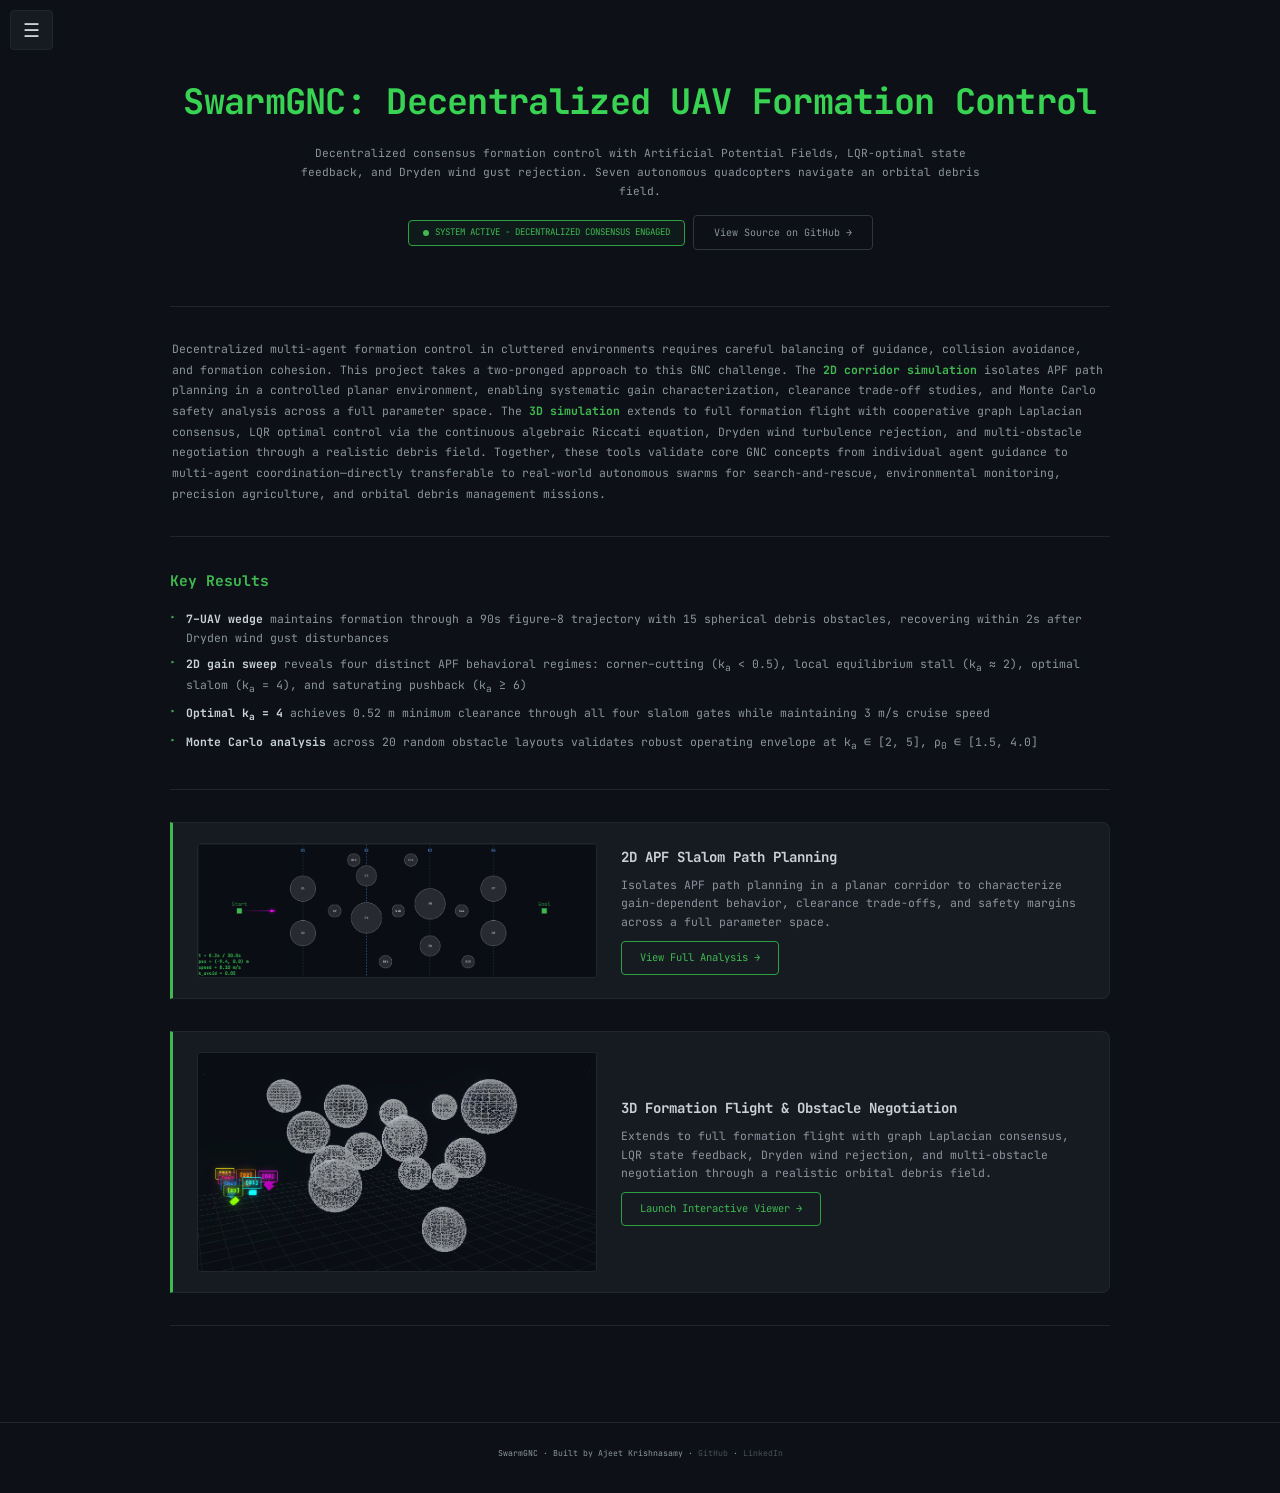
<file: docs/index.html>
<!DOCTYPE html>
<html lang="en">
<head>
  <meta charset="utf-8">
  <meta name="viewport" content="width=device-width, initial-scale=1.0">
  <meta name="description" content="SwarmGNC: Decentralized UAV Formation Control with consensus, APF guidance, and LQR optimal control">
  <title>SwarmGNC: Decentralized UAV Formation Control</title>
  <link rel="preconnect" href="https://fonts.googleapis.com">
  <link rel="preconnect" href="https://fonts.gstatic.com" crossorigin>
  <link href="https://fonts.googleapis.com/css2?family=JetBrains+Mono:wght@400;500;700&display=swap" rel="stylesheet">
  <link rel="stylesheet" href="css/style.css">
</head>
<body>

<button class="sidebar-toggle" id="sidebarToggle">&#9776;</button>

<div class="sidebar">
  <div class="sidebar-brand"><a href="index.html">SwarmGNC</a></div>
  <nav class="sidebar-nav">
    <div class="nav-section">
      <div class="nav-heading">Project</div>
      <a href="#overview" class="nav-item active" data-section="overview">Home</a>
      <a href="2d-simulation.html" class="nav-item" data-section="2d-teaser">2D Path Planning</a>
      <a href="simulation.html" class="nav-item" data-section="3d-teaser">3D Swarm</a>
    </div>
    <div class="nav-section">
      <div class="nav-heading">Reference</div>
      <a href="theory.html" class="nav-item">Theory &amp; Methodology</a>
      <a href="https://github.com/ajeet-krish/UAV_swarm" class="nav-item" target="_blank">GitHub Repository &nearr;</a>
    </div>
  </nav>
</div>

<div class="main-content">

  <section class="hero" id="overview" data-section="overview">
    <h1>SwarmGNC: Decentralized UAV Formation Control</h1>
    <p class="subtitle">
      Decentralized consensus formation control with Artificial Potential Fields,
      LQR-optimal state feedback, and Dryden wind gust rejection.
      Seven autonomous quadcopters navigate an orbital debris field.
    </p>
    <div class="status-badge">
      <span class="dot"></span>
      SYSTEM ACTIVE - DECENTRALIZED CONSENSUS ENGAGED
    </div>
    <a href="https://github.com/ajeet-krish/UAV_swarm" class="github-link" target="_blank">View Source on GitHub &rarr;</a>
  </section>

  <hr class="divider">

  <p class="section-intro">
    Decentralized multi-agent formation control in cluttered environments requires careful balancing of
    guidance, collision avoidance, and formation cohesion. This project takes a two-pronged approach to
    this GNC challenge. The <strong>2D corridor simulation</strong> isolates APF path planning in a controlled planar environment,
    enabling systematic gain characterization, clearance trade-off studies, and Monte Carlo safety analysis
    across a full parameter space. The <strong>3D simulation</strong> extends to full formation flight with
    cooperative graph Laplacian consensus, LQR optimal control via the continuous algebraic Riccati equation,
    Dryden wind turbulence rejection, and multi-obstacle negotiation through a realistic debris field.
    Together, these tools validate core GNC concepts from individual agent guidance to multi-agent
    coordination&#8212;directly transferable to real-world autonomous swarms for search-and-rescue,
    environmental monitoring, precision agriculture, and orbital debris management missions.
  </p>

  <hr class="divider">

  <section class="key-results" id="results">
    <h2>Key Results</h2>
    <ul>
      <li><strong>7&#8211;UAV wedge</strong> maintains formation through a 90s figure&#8211;8 trajectory with 15 spherical debris obstacles, recovering within 2s after Dryden wind gust disturbances</li>
      <li><strong>2D gain sweep</strong> reveals four distinct APF behavioral regimes: corner&#8211;cutting (k<sub>a</sub> &lt; 0.5), local equilibrium stall (k<sub>a</sub> &asymp; 2), optimal slalom (k<sub>a</sub> = 4), and saturating pushback (k<sub>a</sub> &ge; 6)</li>
      <li><strong>Optimal k<sub>a</sub> = 4</strong> achieves 0.52 m minimum clearance through all four slalom gates while maintaining 3 m/s cruise speed</li>
      <li><strong>Monte Carlo analysis</strong> across 20 random obstacle layouts validates robust operating envelope at k<sub>a</sub> &isin; [2, 5], &rho;<sub>0</sub> &isin; [1.5, 4.0]</li>
    </ul>
  </section>

  <hr class="divider">

  <section class="teaser-card" id="2d-teaser" data-section="2d-teaser">
    <img src="assets/images/teaser_2d.png" alt="2D slalom corridor layout" class="teaser-img" loading="lazy">
    <div class="teaser-text">
      <h3>2D APF Slalom Path Planning</h3>
      <p>Isolates APF path planning in a planar corridor to characterize gain-dependent behavior,
      clearance trade-offs, and safety margins across a full parameter space.</p>
      <a href="2d-simulation.html" class="teaser-link">View Full Analysis &rarr;</a>
    </div>
  </section>

  <section class="teaser-card" id="3d-teaser" data-section="3d-teaser">
    <img src="assets/images/teaser_3d.png" alt="3D swarm simulation screenshot" class="teaser-img" onerror="this.style.display='none'" loading="lazy">
    <div class="teaser-text">
      <h3>3D Formation Flight &amp; Obstacle Negotiation</h3>
      <p>Extends to full formation flight with graph Laplacian consensus, LQR state feedback, Dryden
      wind rejection, and multi-obstacle negotiation through a realistic orbital debris field.</p>
      <a href="simulation.html" class="teaser-link">Launch Interactive Viewer &rarr;</a>
    </div>
  </section>

  <hr class="divider">

</div>

<footer class="site-footer">
  <p>SwarmGNC &middot; Built by Ajeet Krishnasamy &middot; <a href="https://github.com/ajeet-krish/UAV_swarm" target="_blank">GitHub</a> &middot; <a href="https://www.linkedin.com/in/ajeetkrishnasamy/" target="_blank">LinkedIn</a></p>
</footer>

<script>
// Scrollspy
const sections = document.querySelectorAll('[data-section]');
const navLinks = document.querySelectorAll('.nav-item[data-section]');
const observer = new IntersectionObserver((entries) => {
  entries.forEach(entry => {
    if (entry.isIntersecting) {
      navLinks.forEach(l => l.classList.remove('active'));
      const link = document.querySelector(`.nav-item[data-section="${entry.target.id}"]`);
      if (link) link.classList.add('active');
    }
  });
}, { rootMargin: '-80px 0px -60% 0px' });
sections.forEach(s => observer.observe(s));

// Sidebar toggle
document.getElementById('sidebarToggle')?.addEventListener('click', function() {
  document.querySelector('.sidebar').classList.toggle('open');
  document.body.classList.toggle('sidebar-open');
});
</script>

</body>
</html>
</file>
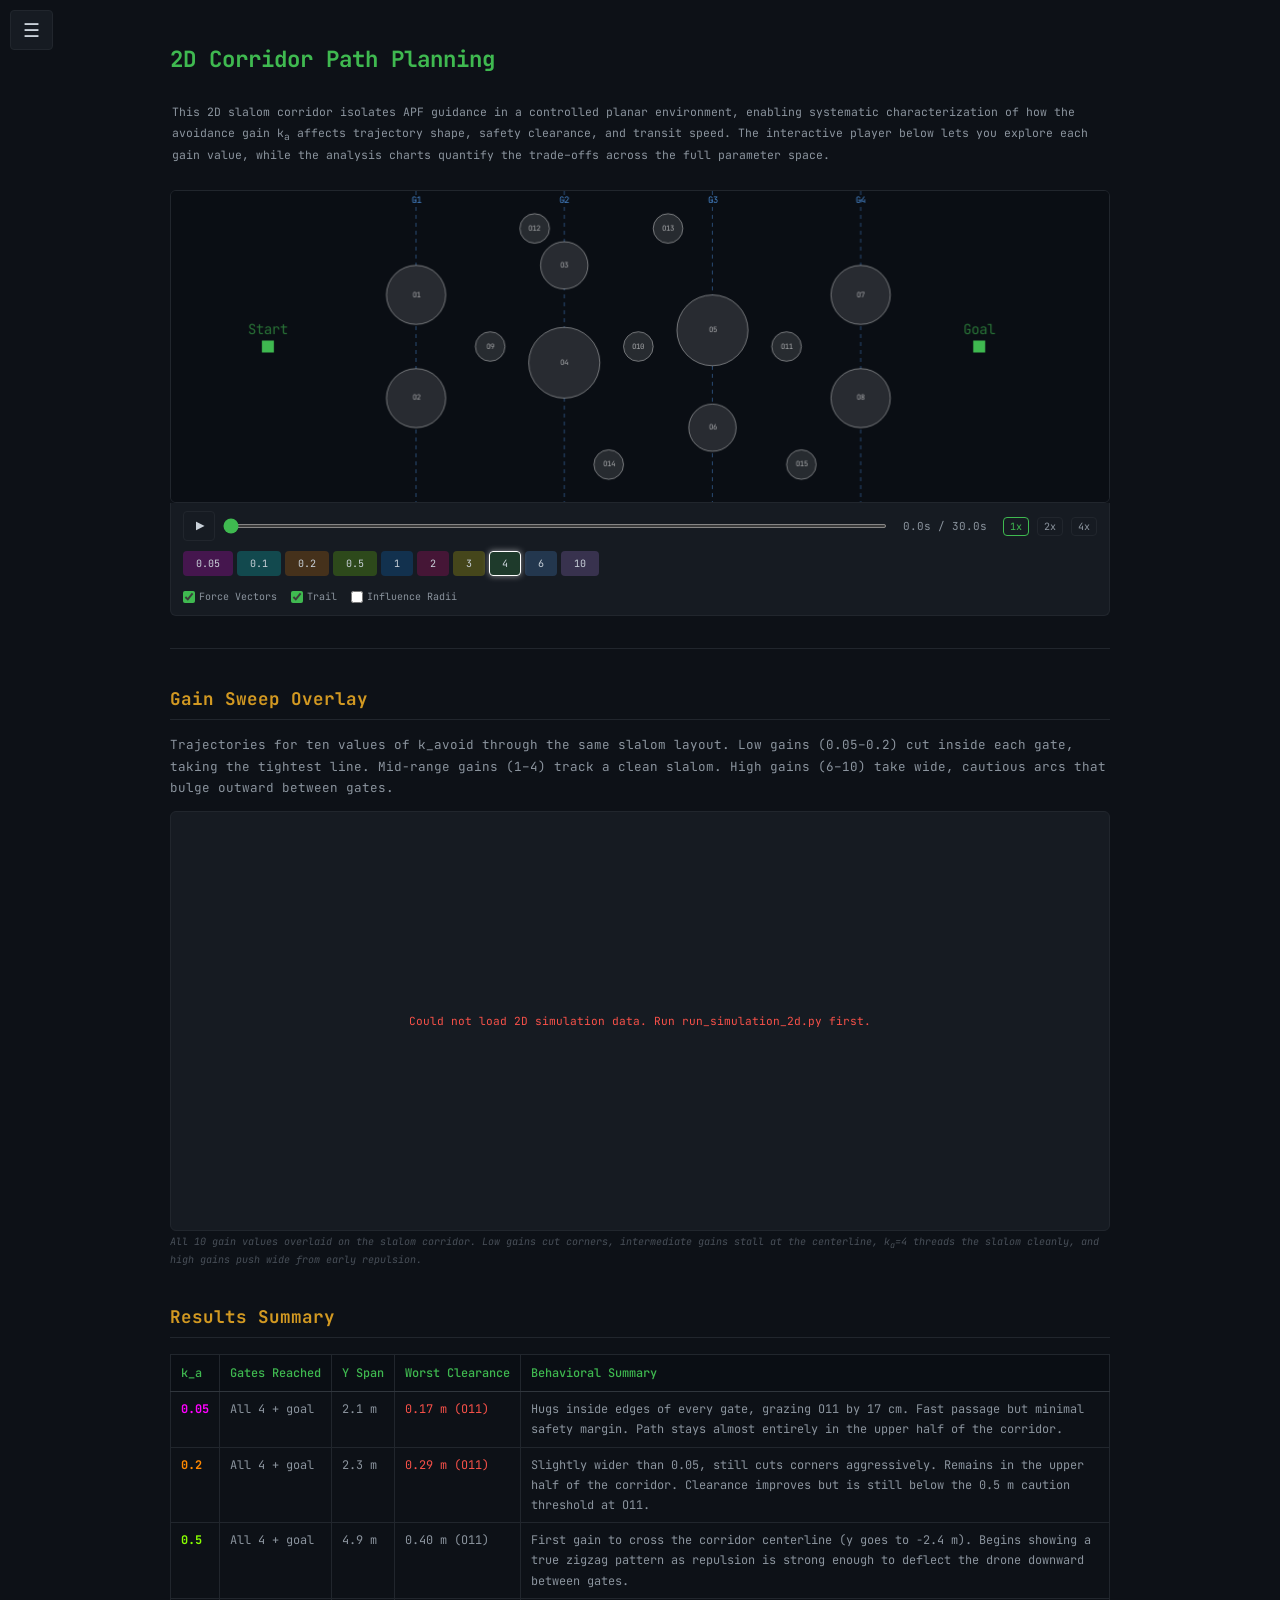
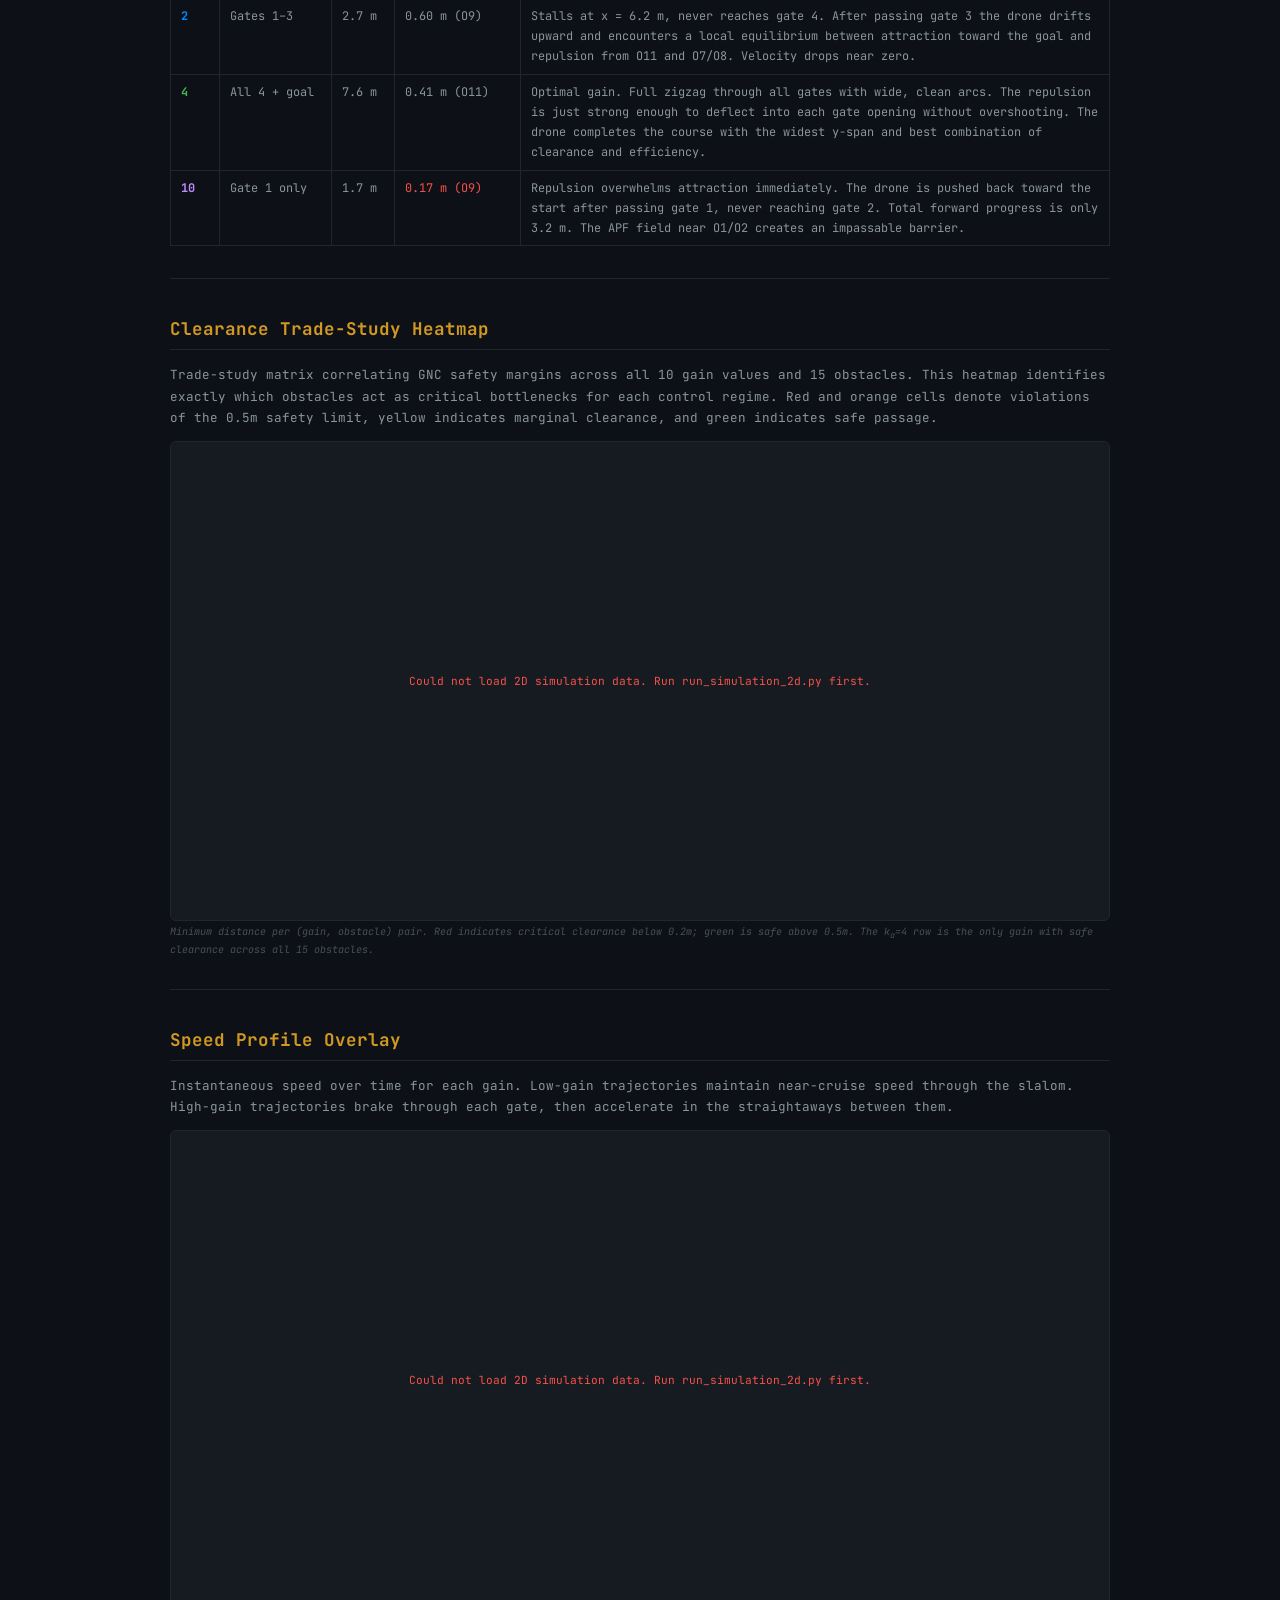
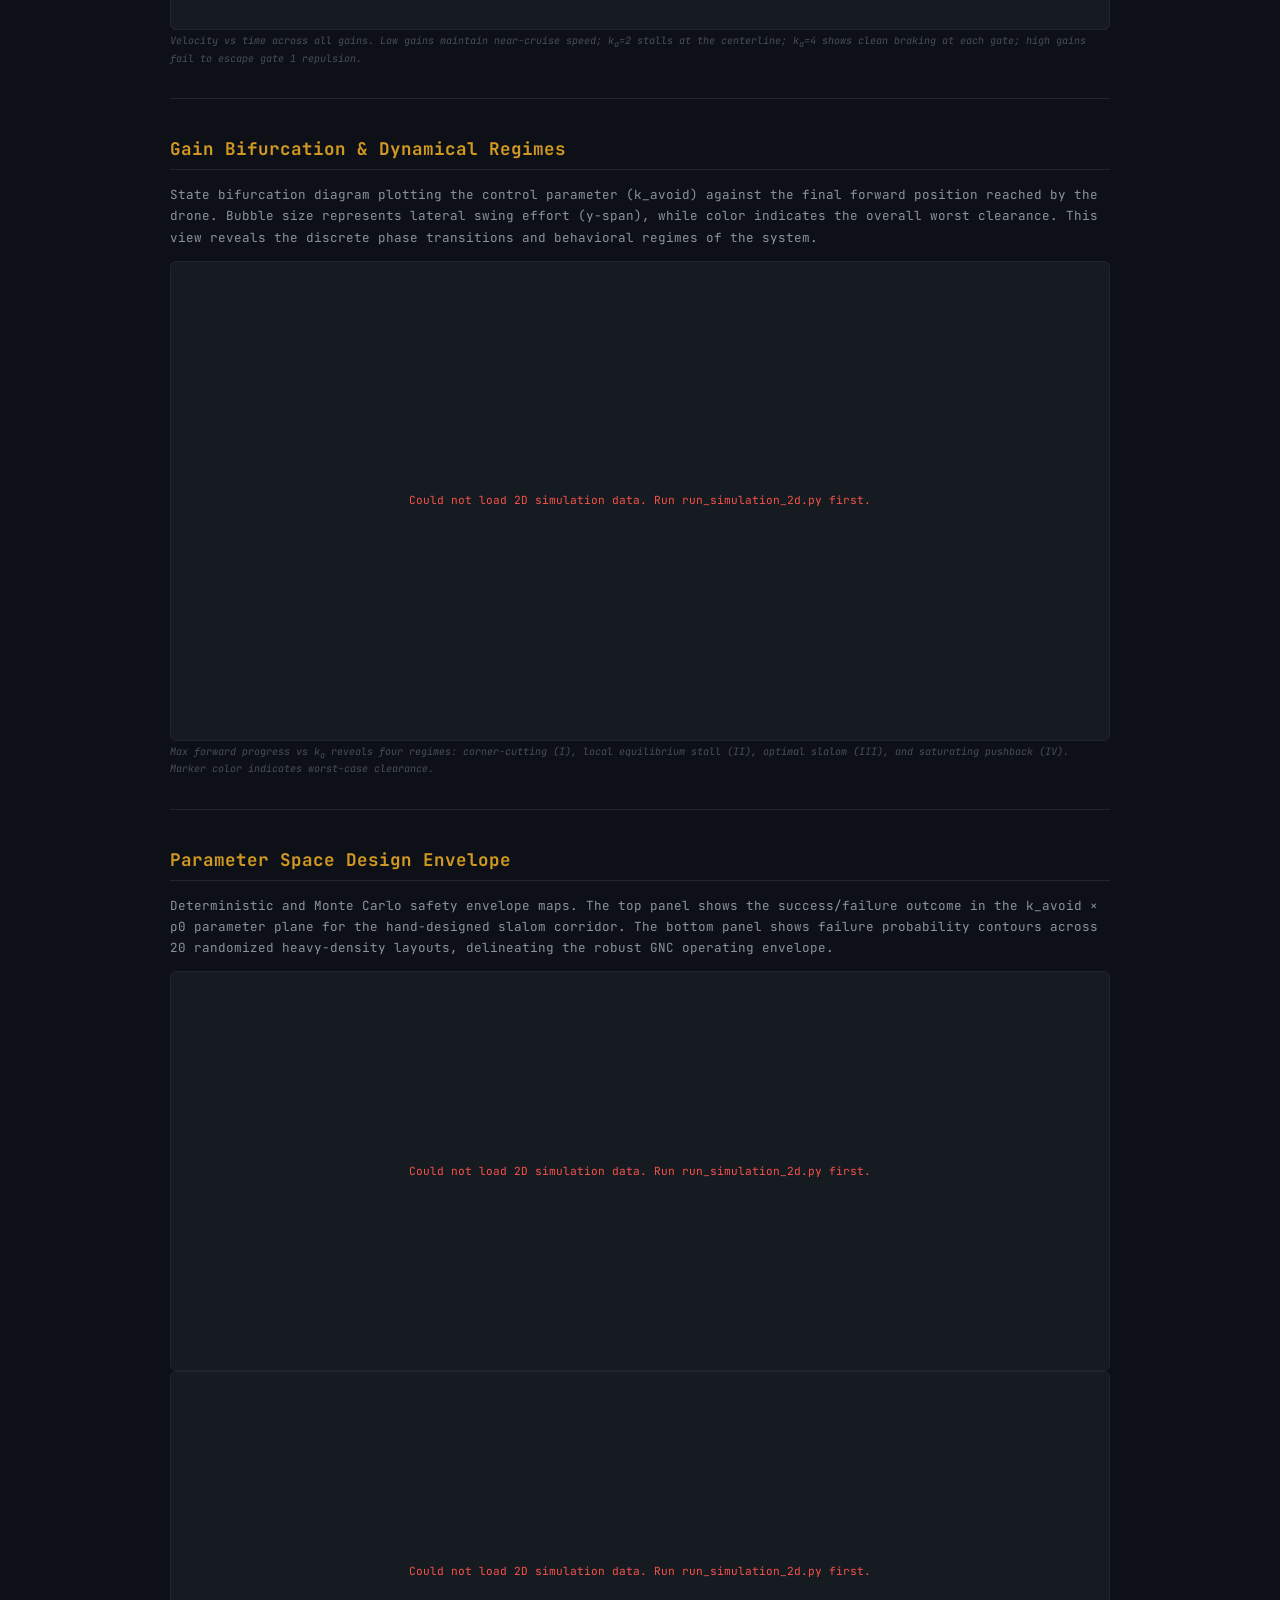
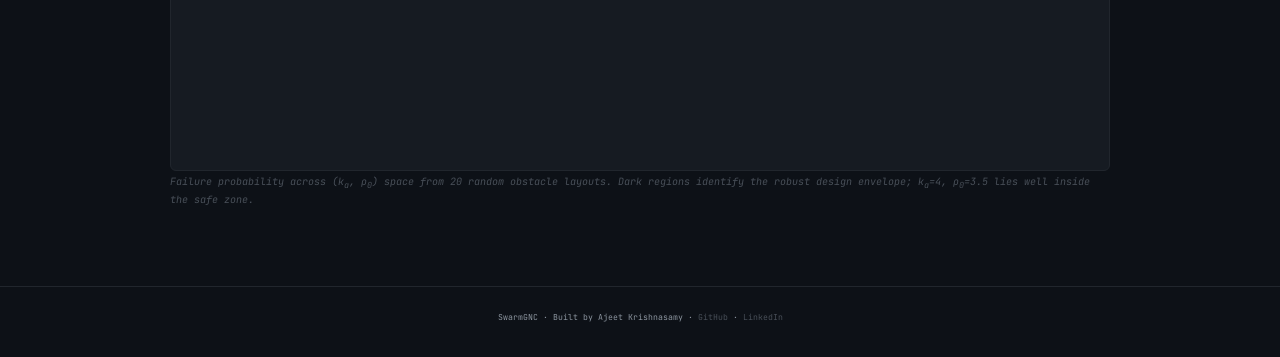
<file: docs/2d-simulation.html>
<!DOCTYPE html>
<html lang="en">
<head>
  <meta charset="utf-8">
  <meta name="viewport" content="width=device-width, initial-scale=1.0">
  <meta name="description" content="2D APF Corridor Path Planning - SwarmGNC">
  <title>2D Path Planning - SwarmGNC</title>
  <link rel="preconnect" href="https://fonts.googleapis.com">
  <link rel="preconnect" href="https://fonts.gstatic.com" crossorigin>
  <link href="https://fonts.googleapis.com/css2?family=JetBrains+Mono:wght@400;500;700&display=swap" rel="stylesheet">
  <link rel="stylesheet" href="css/style.css">
  <style>#player2dContainer{aspect-ratio:3/1;height:auto}</style>
  <script src="https://cdn.plot.ly/plotly-2.35.2.min.js"></script>
</head>
<body>

<button class="sidebar-toggle" id="sidebarToggle">&#9776;</button>

<div class="sidebar">
  <div class="sidebar-brand"><a href="index.html">SwarmGNC</a></div>
  <nav class="sidebar-nav">
    <div class="nav-section">
      <div class="nav-heading">Project</div>
      <a href="index.html" class="nav-item">Home</a>
      <a href="2d-simulation.html" class="nav-item active">2D Path Planning</a>
      <a href="simulation.html" class="nav-item">3D Swarm</a>
    </div>
    <div class="nav-section">
      <div class="nav-heading">Reference</div>
      <a href="theory.html" class="nav-item">Theory &amp; Methodology</a>
      <a href="https://github.com/ajeet-krish/UAV_swarm" class="nav-item" target="_blank">GitHub Repository &nearr;</a>
    </div>
  </nav>
</div>

<div class="main-content">

  <h1>2D Corridor Path Planning</h1>
  <p class="section-intro">
    This 2D slalom corridor isolates APF guidance in a controlled planar environment,
    enabling systematic characterization of how the avoidance gain k<sub>a</sub>
    affects trajectory shape, safety clearance, and transit speed.
    The interactive player below lets you explore each gain value, while the analysis
    charts quantify the trade&#8211;offs across the full parameter space.
  </p>

  <div id="player2dContainer" class="sim-viewport" style="aspect-ratio:3/1;height:auto;"></div>

  <hr class="divider">

  <h2>Gain Sweep Overlay</h2>
  <p>Trajectories for ten values of k_avoid through the same slalom layout. Low gains (0.05&#8211;0.2) cut inside each gate, taking the tightest line. Mid-range gains (1&#8211;4) track a clean slalom. High gains (6&#8211;10) take wide, cautious arcs that bulge outward between gates.</p>

  <div class="chart-container" style="height:420px;">
    <div id="gainOverlayChart" style="width:100%;height:100%"></div>
  </div>
  <p class="chart-caption">All 10 gain values overlaid on the slalom corridor. Low gains cut corners, intermediate gains stall at the centerline, k<sub>a</sub>=4 threads the slalom cleanly, and high gains push wide from early repulsion.</p>

  <h2>Results Summary</h2>
  <table class="results-table">
    <thead>
      <tr>
        <th>k_a</th>
        <th>Gates Reached</th>
        <th>Y Span</th>
        <th>Worst Clearance</th>
        <th>Behavioral Summary</th>
      </tr>
    </thead>
    <tbody>
      <tr>
        <td class="col-gain" style="color:#ff00ff">0.05</td>
        <td class="col-gates">All 4 + goal</td>
        <td>2.1 m</td>
        <td class="col-worst">0.17 m (O11)</td>
        <td>Hugs inside edges of every gate, grazing O11 by 17 cm. Fast passage but minimal safety margin. Path stays almost entirely in the upper half of the corridor.</td>
      </tr>
      <tr>
        <td class="col-gain" style="color:#ff8800">0.2</td>
        <td class="col-gates">All 4 + goal</td>
        <td>2.3 m</td>
        <td class="col-worst">0.29 m (O11)</td>
        <td>Slightly wider than 0.05, still cuts corners aggressively. Remains in the upper half of the corridor. Clearance improves but is still below the 0.5 m caution threshold at O11.</td>
      </tr>
      <tr>
        <td class="col-gain" style="color:#88ff00">0.5</td>
        <td class="col-gates">All 4 + goal</td>
        <td>4.9 m</td>
        <td>0.40 m (O11)</td>
        <td>First gain to cross the corridor centerline (y goes to &#8722;2.4 m). Begins showing a true zigzag pattern as repulsion is strong enough to deflect the drone downward between gates.</td>
      </tr>
      <tr>
        <td class="col-gain" style="color:#0088ff">2</td>
        <td class="col-gates">Gates 1&#8211;3</td>
        <td>2.7 m</td>
        <td>0.60 m (O9)</td>
        <td>Stalls at x = 6.2 m, never reaches gate 4. After passing gate 3 the drone drifts upward and encounters a local equilibrium between attraction toward the goal and repulsion from O11 and O7/O8. Velocity drops near zero.</td>
      </tr>
      <tr>
        <td class="col-gain" style="color:#3fb950">4</td>
        <td class="col-gates">All 4 + goal</td>
        <td>7.6 m</td>
        <td>0.41 m (O11)</td>
        <td>Optimal gain. Full zigzag through all gates with wide, clean arcs. The repulsion is just strong enough to deflect into each gate opening without overshooting. The drone completes the course with the widest y-span and best combination of clearance and efficiency.</td>
      </tr>
      <tr>
        <td class="col-gain" style="color:#bc8cff">10</td>
        <td class="col-gates">Gate 1 only</td>
        <td>1.7 m</td>
        <td class="col-worst">0.17 m (O9)</td>
        <td>Repulsion overwhelms attraction immediately. The drone is pushed back toward the start after passing gate 1, never reaching gate 2. Total forward progress is only 3.2 m. The APF field near O1/O2 creates an impassable barrier.</td>
      </tr>
    </tbody>
  </table>

  <hr class="divider">

  <h2>Clearance Trade-Study Heatmap</h2>
  <p>Trade-study matrix correlating GNC safety margins across all 10 gain values and 15 obstacles. This heatmap identifies exactly which obstacles act as critical bottlenecks for each control regime. Red and orange cells denote violations of the 0.5m safety limit, yellow indicates marginal clearance, and green indicates safe passage.</p>

  <div class="chart-container" style="height:480px;">
    <div id="clearanceHeatmap" style="width:100%;height:100%"></div>
  </div>

  <p class="chart-caption">Minimum distance per (gain, obstacle) pair. Red indicates critical clearance below 0.2m; green is safe above 0.5m. The k<sub>a</sub>=4 row is the only gain with safe clearance across all 15 obstacles.</p>

  <hr class="divider">

  <h2>Speed Profile Overlay</h2>
  <p>Instantaneous speed over time for each gain. Low-gain trajectories maintain near-cruise speed through the slalom. High-gain trajectories brake through each gate, then accelerate in the straightaways between them.</p>

  <div class="chart-container" style="height:500px;">
    <div id="speedOverlayChart" style="width:100%;height:100%"></div>
  </div>

  <p class="chart-caption">Velocity vs time across all gains. Low gains maintain near-cruise speed; k<sub>a</sub>=2 stalls at the centerline; k<sub>a</sub>=4 shows clean braking at each gate; high gains fail to escape gate 1 repulsion.</p>

  <hr class="divider">

  <h2>Gain Bifurcation & Dynamical Regimes</h2>
  <p>State bifurcation diagram plotting the control parameter (k_avoid) against the final forward position reached by the drone. Bubble size represents lateral swing effort (y-span), while color indicates the overall worst clearance. This view reveals the discrete phase transitions and behavioral regimes of the system.</p>

  <div class="chart-container" style="height:480px;">
    <div id="bifurcationChart" style="width:100%;height:100%"></div>
  </div>
  <p class="chart-caption">Max forward progress vs k<sub>a</sub> reveals four regimes: corner-cutting (I), local equilibrium stall (II), optimal slalom (III), and saturating pushback (IV). Marker color indicates worst-case clearance.</p>

  <hr class="divider">

  <h2>Parameter Space Design Envelope</h2>
  <p>Deterministic and Monte Carlo safety envelope maps. The top panel shows the success/failure outcome in the k_avoid &#215; &#961;0 parameter plane for the hand-designed slalom corridor. The bottom panel shows failure probability contours across 20 randomized heavy-density layouts, delineating the robust GNC operating envelope.</p>

  <div class="chart-container" style="height:400px;">
    <div id="sensitivityChart" style="width:100%;height:100%"></div>
  </div>

  <div class="chart-container" style="height:400px;">
    <div id="mcStressChart" style="width:100%;height:100%"></div>
  </div>

  <p class="chart-caption">Failure probability across (k<sub>a</sub>, &rho;<sub>0</sub>) space from 20 random obstacle layouts. Dark regions identify the robust design envelope; k<sub>a</sub>=4, &rho;<sub>0</sub>=3.5 lies well inside the safe zone.</p>

</div>

<footer class="site-footer">
  <p>SwarmGNC &middot; Built by Ajeet Krishnasamy &middot; <a href="https://github.com/ajeet-krish/UAV_swarm" target="_blank">GitHub</a> &middot; <a href="https://www.linkedin.com/in/ajeetkrishnasamy/" target="_blank">LinkedIn</a></p>
</footer>

<script src="assets/js/player_2d.js"></script>

<script>
const GREEN = '#3fb950';
const AMBER = '#d29922';
const BG = '#0a0e14';
const GRID_COLOR = '#21262d';
const TEXT_COLOR = '#8b949e';

const GAIN_KEYS = ['0.05', '0.1', '0.2', '0.5', '1', '2', '3', '4', '6', '10'];
const GAIN_COLORS = ['#ff00ff', '#00ffff', '#ff8800', '#88ff00', '#0088ff', '#ff0088', '#ffee00', '#3fb950', '#58a6ff', '#bc8cff'];

fetch('assets/data/simulation_2d.json')
  .then(r => r.json())
  .then(data => {
    const opt = data.optimal_run;
    const meta = data.meta;

    initPlayer2D('player2dContainer', data);

    // ── Gain Sweep Overlay (all 10) ──
    const gainTraces = GAIN_KEYS.map((ka, i) => ({
      x: data.gain_sweep[ka].frames.map(f => f.pos[0]),
      y: data.gain_sweep[ka].frames.map(f => f.pos[1]),
      type: 'scatter', mode: 'lines',
      line: { color: GAIN_COLORS[i], width: 1.2 },
      name: `k_a = ${ka}`,
    }));
    for (const obs of meta.obstacles) {
      const cx = obs.center[0], cy = obs.center[1], r = obs.radius;
      const theta = Array.from({ length: 50 }, (_, i) => (i / 49) * 2 * Math.PI);
      gainTraces.push({
        x: theta.map(t => cx + r * Math.cos(t)),
        y: theta.map(t => cy + r * Math.sin(t)),
        type: 'scatter', mode: 'lines', fill: 'toself',
        line: { color: '#ffffff', width: 0.6 },
        fillcolor: 'rgba(255,255,255,0.1)',
        showlegend: false, hoverinfo: 'skip',
      });
    }
    const wallX = [-15, 15, 15, -15, -15];
    gainTraces.push({
      x: wallX, y: [-5, -5, 5, 5, -5],
      type: 'scatter', mode: 'lines',
      line: { color: AMBER, width: 1, dash: 'dash' },
      showlegend: false, hoverinfo: 'skip',
    });
    gainTraces.push({
      x: [-12], y: [0], type: 'scatter', mode: 'markers',
      marker: { size: 10, color: GREEN, symbol: 'square' }, name: 'Start',
    });
    gainTraces.push({
      x: [12], y: [0], type: 'scatter', mode: 'markers',
      marker: { size: 10, color: GREEN, symbol: 'square' }, name: 'Goal',
    });

    const gainLayout = {
      paper_bgcolor: 'rgba(0,0,0,0)', plot_bgcolor: 'rgba(0,0,0,0)',
      font: { family: 'JetBrains Mono, monospace', size: 10, color: TEXT_COLOR },
      xaxis: { title: { text: 'X (m)' }, range: [-15, 15], gridcolor: GRID_COLOR, zerolinecolor: '#30363d' },
      yaxis: { title: { text: 'Y (m)' }, range: [-5, 5], gridcolor: GRID_COLOR, zerolinecolor: '#30363d' },
      margin: { l: 45, r: 10, t: 5, b: 30 },
      showlegend: true,
      legend: { font: { size: 8, color: TEXT_COLOR }, bgcolor: 'rgba(0,0,0,0.5)', x: 1.02 },
      hovermode: 'closest',
      annotations: meta.obstacles.map((o, i) => ({
        x: o.center[0], y: o.center[1],
        text: 'O' + (i + 1),
        showarrow: false,
        font: { size: 7, color: '#ffffff', family: 'JetBrains Mono, monospace' },
        xanchor: 'center', yanchor: 'middle',
      })),
    };
    Plotly.newPlot('gainOverlayChart', gainTraces, gainLayout, { responsive: true, displayModeBar: true });

    const obsList = meta.obstacles;

    // ── Speed Overlay ──
    const speedTraces = GAIN_KEYS.map((ka, i) => ({
      x: data.gain_sweep[ka].frames.map(f => f.t),
      y: data.gain_sweep[ka].frames.map(f => f.speed),
      type: 'scatter', mode: 'lines',
      line: { color: GAIN_COLORS[i], width: 2 },
      name: `k_a = ${ka}`,
    }));
    speedTraces.push({
      x: [0, 30], y: [3, 3],
      type: 'scatter', mode: 'lines',
      line: { color: AMBER, width: 1, dash: 'dash' },
      name: 'Cruise (3 m/s)', showlegend: false,
    });
    Plotly.newPlot('speedOverlayChart', speedTraces, {
      paper_bgcolor: 'rgba(0,0,0,0)', plot_bgcolor: 'rgba(0,0,0,0)',
      font: { family: 'JetBrains Mono, monospace', size: 10, color: TEXT_COLOR },
      xaxis: { title: { text: 'Time (s)' }, gridcolor: GRID_COLOR, zerolinecolor: '#30363d' },
      yaxis: { title: { text: 'Speed (m/s)' }, gridcolor: GRID_COLOR, zerolinecolor: '#30363d', range: [0, 12], dtick: 2 },
      margin: { l: 45, r: 10, t: 5, b: 30 },
      showlegend: true,
      legend: { font: { size: 8, color: TEXT_COLOR }, bgcolor: 'rgba(0,0,0,0.5)', x: 1.02 },
      hovermode: 'x unified',
      hoverlabel: {
        bgcolor: '#000000',
        font: { color: '#c9d1d9', family: 'JetBrains Mono, monospace', size: 10 },
      },
    }, { responsive: true, displayModeBar: false });

    // ── Clearance Trade-Study Heatmap ──
    const heatmapZ = [];
    for (const ka of GAIN_KEYS) {
      const row = [];
      const frames = data.gain_sweep[ka].frames;
      for (const obs of obsList) {
        let minD = Infinity;
        const oc = obs.center, or = obs.radius;
        for (const f of frames) {
          const dx = f.pos[0] - oc[0];
          const dy = f.pos[1] - oc[1];
          const dist = Math.sqrt(dx*dx + dy*dy) - or;
          if (dist < minD) minD = dist;
        }
        row.push(minD);
      }
      heatmapZ.push(row);
    }

    Plotly.newPlot('clearanceHeatmap', [{
      z: heatmapZ,
      x: obsList.map((_, i) => `O${i+1}`),
      y: GAIN_KEYS,
      type: 'heatmap',
      colorscale: [
        [0.0, '#f85149'],
        [0.15, '#f85149'],
        [0.25, '#d29922'],
        [0.4, '#d29922'],
        [0.5, '#3fb950'],
        [1.0, '#56d364']
      ],
      zmin: 0.0,
      zmax: 2.0,
      text: heatmapZ.map(row => row.map(v => v.toFixed(2) + 'm')),
      texttemplate: '%{text}',
      showscale: true,
      colorbar: { title: { text: 'Clearance' }, tickfont: { size: 8 } },
      hovertemplate: 'k_avoid=%{y}<br>Obstacle=%{x}<br>Min Clearance: %{z:.2f}m<extra></extra>',
    }], {
      paper_bgcolor: 'rgba(0,0,0,0)', plot_bgcolor: 'rgba(0,0,0,0)',
      font: { family: 'JetBrains Mono, monospace', size: 9, color: TEXT_COLOR },
      xaxis: { title: { text: 'Obstacle' }, gridcolor: GRID_COLOR, zerolinecolor: '#30363d' },
      yaxis: { title: { text: 'k_avoid' }, gridcolor: GRID_COLOR, zerolinecolor: '#30363d' },
      margin: { l: 55, r: 10, t: 25, b: 45 },
    }, { responsive: true, displayModeBar: false });

    const bifMaxX = [];
    const bifYSpan = [];
    const bifWorstClearance = [];
    const bifColors = [];

    for (const ka of GAIN_KEYS) {
      const frames = data.gain_sweep[ka].frames;
      const maxX = Math.max(...frames.map(f => f.pos[0]));
      bifMaxX.push(maxX);
      
      const ys = frames.map(f => f.pos[1]);
      const spanY = Math.max(...ys) - Math.min(...ys);
      bifYSpan.push(spanY);

      let worstD = Infinity;
      for (const obs of obsList) {
        const oc = obs.center, or = obs.radius;
        for (const f of frames) {
          const dx = f.pos[0] - oc[0];
          const dy = f.pos[1] - oc[1];
          const dist = Math.sqrt(dx*dx + dy*dy) - or;
          if (dist < worstD) worstD = dist;
        }
      }
      bifWorstClearance.push(worstD);

      if (worstD < 0.3) {
        bifColors.push('#f85149');
      } else if (worstD < 0.5) {
        bifColors.push('#d29922');
      } else {
        bifColors.push('#3fb950');
      }
    }

    Plotly.newPlot('bifurcationChart', [{
      x: GAIN_KEYS,
      y: bifMaxX,
      mode: 'markers+text',
      type: 'scatter',
      marker: {
        size: bifYSpan.map(s => Math.max(12, s * 4.5)),
        color: bifColors,
        line: { color: '#c9d1d9', width: 1 }
      },
      text: GAIN_KEYS.map(ka => `ka=${ka}`),
      textposition: 'top center',
      hovertemplate: 'k_avoid: %{x}<br>Max X Reached: %{y:.2f}m<br>Y-Span: %{text}<extra></extra>',
    }], {
      paper_bgcolor: 'rgba(0,0,0,0)', plot_bgcolor: 'rgba(0,0,0,0)',
      font: { family: 'JetBrains Mono, monospace', size: 10, color: TEXT_COLOR },
      xaxis: { title: { text: 'k_avoid (Repulsion Gain)' }, gridcolor: GRID_COLOR, type: 'category' },
      yaxis: { title: { text: 'Max Forward Progress (m)' }, gridcolor: GRID_COLOR, range: [-13, 13] },
      margin: { l: 50, r: 10, t: 25, b: 45 },
      shapes: [
        { type: 'line', x0: 0, x1: 1, xref: 'paper', y0: -7, y1: -7, line: { color: GRID_COLOR, width: 0.8, dash: 'dash' } },
        { type: 'line', x0: 0, x1: 1, xref: 'paper', y0: -2, y1: -2, line: { color: GRID_COLOR, width: 0.8, dash: 'dash' } },
        { type: 'line', x0: 0, x1: 1, xref: 'paper', y0: 3, y1: 3, line: { color: GRID_COLOR, width: 0.8, dash: 'dash' } },
        { type: 'line', x0: 0, x1: 1, xref: 'paper', y0: 8, y1: 8, line: { color: GRID_COLOR, width: 0.8, dash: 'dash' } },
        { type: 'line', x0: 0, x1: 1, xref: 'paper', y0: 12, y1: 12, line: { color: '#3fb950', width: 1, dash: 'dot' } }
      ],
      annotations: [
        { x: '0.1', y: -10, text: 'Regime I: Corner-Cutting', showarrow: false, font: { color: '#ff00ff', size: 9 }, xanchor: 'left' },
        { x: '1', y: 0, text: 'Regime II: Stall', showarrow: false, font: { color: '#ff8800', size: 9 }, xanchor: 'left' },
        { x: '3', y: 10, text: 'Regime III: Optimal Slalom', showarrow: false, font: { color: '#3fb950', size: 9 }, xanchor: 'left' },
        { x: '6', y: -4, text: 'Regime IV: Pushback', showarrow: false, font: { color: '#bc8cff', size: 9 }, xanchor: 'left' },
        { x: '10', y: 12.3, text: 'GOAL', showarrow: false, font: { color: '#3fb950', size: 8 } }
      ]
    }, { responsive: true, displayModeBar: false });

    // ── Parameter Space Design Envelope ──
    const sens = data.sensitivity;
    const zData = sens.grid;
    Plotly.newPlot('sensitivityChart', [{
      z: zData, x: sens.rho0_values, y: sens.k_avoid_values,
      type: 'heatmap',
      colorscale: [[0, '#21262d'], [0.99, '#21262d'], [1, '#3fb950']],
      showscale: false,
      hovertemplate: 'k_avoid=%{y:.2f}, rho0=%{x:.2f}<br>Success: %{z}<extra></extra>',
    }], {
      title: { text: 'A. Deterministic Success Envelope', font: { size: 11, color: AMBER } },
      paper_bgcolor: 'rgba(0,0,0,0)', plot_bgcolor: 'rgba(0,0,0,0)',
      font: { family: 'JetBrains Mono, monospace', size: 9, color: TEXT_COLOR },
      xaxis: { title: { text: 'rho0 (m)' }, gridcolor: GRID_COLOR, zerolinecolor: '#30363d' },
      yaxis: { title: { text: 'k_avoid' }, gridcolor: GRID_COLOR, zerolinecolor: '#30363d' },
      margin: { l: 55, r: 10, t: 30, b: 45 },
      annotations: (() => {
        const anns = [];
        const kl = sens.k_avoid_values.map(v => v.toFixed(2));
        const rl = sens.rho0_values.map(v => v.toFixed(2));
        for (let ki = 0; ki < kl.length; ki++)
          for (let ri = 0; ri < rl.length; ri++)
            anns.push({ x: sens.rho0_values[ri], y: sens.k_avoid_values[ki], text: zData[ki][ri] === 1 ? '\u2713' : '\u2717', showarrow: false, font: { size: 10, color: zData[ki][ri] === 1 ? '#3fb950' : '#f85149' } });
        return anns;
      })(),
    }, { responsive: true, displayModeBar: false });

    // ── MC Stress Sensitivity (failure probability contour) ──
    const mcs = data.mc_sensitivity;
    const frg = mcs.failure_rate_grid;
    Plotly.newPlot('mcStressChart', [{
      z: frg, x: mcs.rho0_values, y: mcs.k_avoid_values,
      type: 'contour',
      contours: {
        coloring: 'heatmap',
        showlabels: true,
        labelfont: { size: 8, color: '#ffffff' }
      },
      zmin: 0, zmax: Math.max(...frg.flat(), 0.05),
      colorscale: [
        [0, '#0d1117'],
        [0.2, '#21262d'],
        [0.5, '#d29922'],
        [1.0, '#f85149'],
      ],
      colorbar: { title: { text: 'Fail Rate' }, tickfont: { size: 8 } },
      hovertemplate: 'k_avoid=%{y:.2f}, rho0=%{x:.2f}<br>Fail Rate: %{z:.1%}<extra></extra>',
    }], {
      title: { text: 'B. Monte Carlo Safety Envelope', font: { size: 11, color: AMBER } },
      paper_bgcolor: 'rgba(0,0,0,0)', plot_bgcolor: 'rgba(0,0,0,0)',
      font: { family: 'JetBrains Mono, monospace', size: 9, color: TEXT_COLOR },
      xaxis: { title: { text: 'rho0 (m)' }, gridcolor: GRID_COLOR, zerolinecolor: '#30363d' },
      yaxis: { title: { text: 'k_avoid' }, gridcolor: GRID_COLOR, zerolinecolor: '#30363d' },
      margin: { l: 55, r: 40, t: 30, b: 45 },
    }, { responsive: true, displayModeBar: false });
  })
  .catch(() => {
    const msg = 'Could not load 2D simulation data. Run run_simulation_2d.py first.';
    document.querySelectorAll('.chart-container').forEach(el => {
      el.innerHTML = '<div style="display:flex;align-items:center;justify-content:center;height:100%;color:var(--red);font-size:0.8em;">' + msg + '</div>';
    });
  });

document.getElementById('sidebarToggle')?.addEventListener('click', function() {
  document.querySelector('.sidebar').classList.toggle('open');
  document.body.classList.toggle('sidebar-open');
});
</script>

</body>
</html>
</file>
<file: docs/css/style.css>
/* ==========================================================================
   MILITARY TERMINAL THEME -- SwarmGNC
   ========================================================================== */

:root {
  --bg-primary:   #0d1117;
  --bg-card:      #161b22;
  --bg-canvas:    #0a0e14;
  --border:       #21262d;
  --border-light: #30363d;

  --green:        #3fb950;
  --green-dim:    #2ea043;
  --green-bright: #56d364;
  --amber:        #d29922;
  --amber-dim:    #bb8009;
  --red:          #f85149;
  --blue:         #1f6feb;

  --fg:           #c9d1d9;
  --fg-dim:       #8b949e;
  --fg-muted:     #484f58;

  --terminal:     #39d353;
  --card-bg:      #161b22;
}

* { box-sizing: border-box; margin: 0; padding: 0; }

body {
  background: var(--bg-primary);
  color: var(--fg);
  font-family: 'JetBrains Mono', 'Fira Code', 'Consolas', monospace;
  line-height: 1.7;
  padding-left: 0;
  min-height: 100vh;
  font-size: 14px;
  transition: padding-left 0.25s ease;
}
body.sidebar-open { padding-left: 240px; }

h1 { color: var(--green); font-size: 1.6em; margin-top: 0; }
h2 { color: var(--amber); font-size: 1.25em; margin: 2em 0 0.8em; border-bottom: 1px solid var(--border); padding-bottom: 0.3em; }
h3 { color: var(--green); font-size: 1.05em; margin: 1.5em 0 0.5em; }
h4 { color: var(--fg); font-size: 0.95em; margin: 1.2em 0 0.4em; }
p { margin-bottom: 1em; font-size: 0.9em; color: var(--fg-dim); }
a { color: var(--green); text-decoration: none; transition: color 0.2s; }
a:hover { color: var(--green-bright); }
code { background: rgba(0,0,0,0.3); padding: 2px 6px; border-radius: 4px; color: var(--amber); font-size: 0.9em; }
pre code { background: none; padding: 0; }
ul, ol { padding-left: 1.5rem; margin-bottom: 1rem; }
li { margin-bottom: 0.3rem; font-size: 0.9em; color: var(--fg-dim); }
strong { color: var(--fg); }
img { max-width: 100%; border-radius: 4px; border: 1px solid var(--border); }

/* --- Sidebar --- */
.sidebar {
  position: fixed;
  left: 0;
  top: 0;
  width: 240px;
  height: 100vh;
  background: var(--bg-card);
  border-right: 1px solid var(--border);
  overflow-y: auto;
  padding: 0;
  z-index: 100;
  display: flex;
  flex-direction: column;
  transform: translateX(-240px);
  transition: transform 0.25s ease;
}
.sidebar.open { transform: translateX(0); }

.sidebar-toggle {
  display: block;
  position: fixed;
  top: 10px;
  left: 10px;
  z-index: 200;
  background: var(--bg-card);
  border: 1px solid var(--border);
  color: var(--fg);
  font-size: 1.2rem;
  cursor: pointer;
  padding: 6px 12px;
  border-radius: 4px;
  font-family: inherit;
}

.sidebar-brand {
  padding: 24px 20px 20px;
  border-bottom: 1px solid var(--border);
}

.sidebar-brand a {
  color: var(--green);
  font-size: 0.78em;
  font-weight: 700;
  text-decoration: none;
  line-height: 1.3;
  letter-spacing: -0.02em;
}

.sidebar-brand a:hover { color: var(--green-bright); }

.sidebar-nav {
  flex: 1;
  padding: 16px 0 24px;
  overflow-y: auto;
}

.nav-section { margin-bottom: 20px; }

.nav-heading {
  padding: 4px 20px;
  font-size: 0.55em;
  color: var(--fg-muted);
  text-transform: uppercase;
  letter-spacing: 2px;
  margin-bottom: 2px;
}

.nav-item {
  display: block;
  padding: 6px 20px 6px 28px;
  font-size: 0.75em;
  color: var(--fg-dim);
  text-decoration: none;
  transition: all 0.15s;
  border-left: 2px solid transparent;
}

.nav-item:hover {
  color: var(--green);
  background: rgba(63, 185, 80, 0.05);
  border-left-color: var(--green);
}

.nav-item.active {
  color: var(--green);
  border-left-color: var(--green);
  background: rgba(63, 185, 80, 0.08);
}

/* --- Main container --- */
.main-content {
  max-width: 1000px;
  margin: 0 auto;
  padding: 2.5rem 30px 4rem;
}

/* --- Hero --- */
.hero {
  text-align: center;
  padding: 2rem 0 1.5rem;
}

.hero h1 {
  font-size: clamp(1.4rem, 3.5vw, 2.2rem);
  font-weight: 700;
  color: var(--terminal);
  margin: 0;
  letter-spacing: -0.02em;
}

.hero .subtitle {
  max-width: 680px;
  margin: 0.75rem auto 0;
  font-size: 0.8em;
  color: var(--fg-dim);
  line-height: 1.7;
}

.hero .status-badge {
  display: inline-flex;
  align-items: center;
  gap: 6px;
  margin-top: 12px;
  padding: 4px 14px;
  border: 1px solid var(--green-dim);
  border-radius: 4px;
  font-size: 0.65em;
  color: var(--green);
  background: rgba(63, 185, 80, 0.06);
}

.hero .status-badge .dot {
  width: 6px;
  height: 6px;
  border-radius: 50%;
  background: var(--green);
  animation: pulse 2s ease-in-out infinite;
}

@keyframes pulse {
  0%, 100% { opacity: 0.4; }
  50% { opacity: 1; }
}

/* --- Card grid --- */
.card-grid {
  display: grid;
  grid-template-columns: repeat(auto-fit, minmax(240px, 1fr));
  gap: 14px;
  margin: 1.5rem 0;
}

.card-grid .card {
  display: block;
  background: var(--bg-card);
  border: 1px solid var(--border);
  border-left: 3px solid var(--green);
  border-radius: 0 6px 6px 0;
  padding: 18px 20px;
  transition: all 0.2s;
  cursor: default;
}

.card-grid .card:hover {
  border-color: var(--border-light);
  border-left-color: var(--green-bright);
  background: #1a1f2e;
}

.card-grid .card h3 {
  color: var(--fg);
  font-size: 0.85em;
  margin: 0 0 6px;
}

.card-grid .card p {
  font-size: 0.75em;
  color: var(--fg-dim);
  margin: 4px 0;
}

.card-grid .card .tag {
  display: inline-block;
  font-size: 0.6em;
  padding: 2px 8px;
  border-radius: 3px;
  margin-bottom: 6px;
  border: 1px solid var(--green-dim);
  color: var(--green);
}

.card-grid .card .arrow {
  color: var(--green);
  font-size: 0.72em;
  margin-top: 8px;
  display: inline-block;
  transition: color 0.2s;
}

.card-grid .card:hover .arrow { color: var(--green-bright); }

.card-grid .card.mod-theory { border-left-color: var(--amber); }
.card-grid .card.mod-theory .tag { border-color: var(--amber-dim); color: var(--amber); }
.card-grid .card.mod-sim { border-left-color: var(--terminal); }
.card-grid .card.mod-sim .tag { border-color: var(--terminal); color: var(--terminal); }
.card-grid .card.mod-method { border-left-color: var(--blue); }
.card-grid .card.mod-method .tag { border-color: var(--blue); color: var(--blue); }

/* --- Section intro paragraph --- */
.section-intro {
  font-size: 0.82em;
  color: var(--fg-dim);
  line-height: 1.8;
  margin: 1.5rem 0;
  padding: 0 2px;
}
.section-intro strong {
  color: var(--green);
}

/* --- GitHub link button in hero --- */
.github-link {
  display: inline-block;
  margin-top: 14px;
  padding: 8px 20px;
  border: 1px solid var(--border-light);
  border-radius: 4px;
  color: var(--fg-dim);
  font-size: 0.72em;
  transition: all 0.2s;
  text-decoration: none;
  font-family: inherit;
}
.github-link:hover {
  color: var(--green-bright);
  border-color: var(--green);
  background: rgba(63, 185, 80, 0.06);
}

/* --- Key results section --- */
.key-results { margin: 1.5rem 0; }
.key-results h2 {
  color: var(--green);
  font-size: 1.05em;
  margin: 0 0 0.8em;
  border: none;
  padding: 0;
}
.key-results ul {
  list-style: none;
  padding: 0;
  margin: 0;
}
.key-results li {
  position: relative;
  padding: 0.35em 0 0.35em 1.4em;
  color: var(--fg-dim);
  font-size: 0.82em;
  line-height: 1.6;
  margin: 0;
}
.key-results li::before {
  content: '\25B8';
  position: absolute;
  left: 0;
  color: var(--green);
  font-size: 0.85em;
}
.key-results li strong { color: var(--fg); }

/* --- Chart caption --- */
.chart-caption {
  font-size: 0.72em;
  color: var(--fg-muted);
  margin: 0.3em 0 1.5em;
  font-style: italic;
  line-height: 1.5;
}

/* --- Design decision callout --- */
.callout.design-note {
  border-left-color: var(--blue);
  font-size: 0.75em;
}
.callout.design-note::before {
  content: '\26A1';
  margin-right: 6px;
  font-style: normal;
}

/* --- Stats --- */
.stats {
  display: flex;
  gap: 12px;
  flex-wrap: wrap;
  margin: 1.5rem 0;
}

.stat {
  background: var(--bg-card);
  border: 1px solid var(--border);
  border-radius: 6px;
  padding: 14px 18px;
  flex: 1;
  min-width: 100px;
  text-align: center;
  transition: all 0.2s;
}

.stat:hover { border-color: var(--border-light); }

.stat .num {
  font-size: 1.3em;
  font-weight: 700;
  color: var(--terminal);
  display: block;
}

.stat .lbl {
  font-size: 0.65em;
  color: var(--fg-dim);
  margin-top: 4px;
}

/* --- Callout --- */
.callout {
  background: var(--bg-card);
  border-left: 3px solid var(--amber);
  border-radius: 0 6px 6px 0;
  padding: 14px 18px;
  margin: 1.25rem 0;
  font-size: 0.78em;
  color: var(--fg-dim);
}

.callout strong { color: var(--fg); }
.callout.green { border-left-color: var(--green); }
.callout.red { border-left-color: var(--red); }

/* --- Equation box --- */
.eq-box {
  background: rgba(0,0,0,0.2);
  border: 1px solid var(--border);
  border-left: 3px solid var(--amber);
  border-radius: 0 6px 6px 0;
  padding: 16px 20px;
  margin: 1.25rem 0;
  overflow-x: auto;
}

.eq-box .label {
  text-align: right;
  font-size: 0.65em;
  color: var(--fg-muted);
  margin-top: 8px;
}

/* --- Tables --- */
.main-content table {
  width: 100%;
  border-collapse: collapse;
  margin: 1rem 0;
  font-size: 0.85em;
}

.main-content th, .main-content td {
  padding: 8px 12px;
  border: 1px solid var(--border);
  text-align: left;
}

.main-content th {
  background: var(--bg-card);
  color: var(--green);
  font-weight: 600;
}

.main-content td { color: var(--fg-dim); }
.main-content tr:hover td { background: rgba(63, 185, 80, 0.03); }

/* --- Section header (comment-style) --- */
.section-header {
  font-size: 1.1em;
  font-weight: 700;
  color: var(--amber);
  margin: 2.5rem 0 1rem;
  padding-bottom: 0.3rem;
  border-bottom: 1px solid var(--border);
}
.section-header.green { color: var(--green); }

/* --- Code blocks --- */
.main-content pre {
  background: rgba(0,0,0,0.25) !important;
  border: 1px solid var(--border);
  border-radius: 6px;
  font-size: 0.72em;
  padding: 16px !important;
  overflow-x: auto;
}

.main-content :not(pre) > code {
  background: rgba(0,0,0,0.3);
  padding: 2px 6px;
  border-radius: 3px;
  color: var(--amber);
  font-size: 0.85em;
  border: 1px solid var(--border);
}

/* --- Footer --- */
.site-footer {
  text-align: center;
  padding: 1.5rem 20px;
  border-top: 1px solid var(--border);
  font-size: 0.65em;
  color: var(--fg-muted);
}

.site-footer a { color: var(--fg-muted); }
.site-footer a:hover { color: var(--green); }

/* --- Simulation page specific --- */
.sim-layout {
  display: grid;
  grid-template-columns: 1fr 380px;
  gap: 16px;
  margin: 1rem 0;
}

.sim-viewport {
  position: relative;
  background: var(--bg-canvas);
  border: 1px solid var(--border);
  border-radius: 6px;
  overflow: hidden;
  height: 550px;
}

.sim-viewport canvas {
  width: 100% !important;
  height: 100% !important;
  display: block;
}

.sim-hud {
  position: absolute;
  top: 12px;
  left: 12px;
  z-index: 10;
  pointer-events: none;
}

.sim-hud-line {
  font-size: 0.6em;
  color: var(--terminal);
  font-family: 'JetBrains Mono', monospace;
  line-height: 1.6;
  text-shadow: 0 0 4px rgba(57, 211, 53, 0.3);
}

.sim-hud-line .label { color: var(--fg-muted); }
.sim-hud-line .value { color: var(--green); }

.sim-hud-line .warn { color: var(--amber); }
.sim-hud-line .danger { color: var(--red); }

.sim-controls {
  display: flex;
  align-items: center;
  gap: 10px;
  padding: 10px 14px;
  background: var(--bg-card);
  border: 1px solid var(--border);
  border-top: none;
  border-radius: 0 0 6px 6px;
}

.sim-controls button {
  background: transparent;
  border: 1px solid var(--border);
  color: var(--fg);
  padding: 5px 12px;
  cursor: pointer;
  font-family: inherit;
  font-size: 0.72em;
  border-radius: 4px;
  transition: all 0.15s;
}

.sim-controls button:hover { border-color: var(--green); color: var(--green); }

.sim-controls input[type="range"] {
  flex: 1;
  accent-color: var(--green);
  height: 4px;
  cursor: pointer;
}

.sim-controls .time-display {
  font-size: 0.65em;
  color: var(--fg-dim);
  min-width: 80px;
  text-align: center;
}

.sim-panel {
  display: flex;
  flex-direction: column;
  gap: 12px;
}

.chart-container {
  background: var(--bg-card);
  border: 1px solid var(--border);
  border-radius: 6px;
  padding: 10px;
  flex: 1;
}

.chart-container .chart-title {
  font-size: 0.65em;
  color: var(--fg-muted);
  margin-bottom: 6px;
  padding-left: 4px;
}

.chart-container .js-plotly-plot {
  width: 100% !important;
  height: 100% !important;
}

.chart-row {
  display: flex;
  gap: 14px;
  margin: 1.5rem 0;
}

.chart-row.two-col .chart-container {
  flex: 1;
  min-width: 0;
}

.chart-row img {
  display: block;
  width: 100%;
  height: auto;
  border-radius: 4px;
}

@media (max-width: 720px) {
  .chart-row.two-col {
    flex-direction: column;
  }
}

/* --- Responsive --- */
.metrics-grid {
  display: grid;
  grid-template-columns: 1fr;
  gap: 14px;
  margin: 1.5rem 0;
}

.metrics-grid .chart-container {
  min-height: 300px;
}

@media (max-width: 900px) {
  body.sidebar-open { padding-left: 0; }
  .sim-layout { grid-template-columns: 1fr; }
  .sim-viewport { height: 400px; }
}

@media (max-width: 720px) {
  .main-content { padding: 1.5rem 16px 3rem; }
  .stats { gap: 8px; }
  .stat { min-width: 80px; padding: 10px 14px; }
  .stat .num { font-size: 1.1em; }
  .sim-viewport { height: 300px; }
}

/* --- Divider --- */
.divider { border: 0; border-top: 1px solid var(--border); margin: 2rem 0; }

/* --- Image row --- */
.img-row {
  display: grid;
  grid-template-columns: 1fr 1fr;
  gap: 14px;
  margin: 1.5rem 0;
}

.img-row figure { margin: 0; }
.img-row figcaption {
  font-size: 0.72em;
  color: var(--fg-muted);
  margin-top: 4px;
  text-align: center;
}

/* --- Module table --- */
.module-table {
  display: grid;
  grid-template-columns: 1fr;
  gap: 10px;
  margin: 1rem 0;
}

.module-row {
  display: grid;
  grid-template-columns: 140px 1fr 100px;
  gap: 12px;
  padding: 10px 14px;
  background: var(--bg-card);
  border: 1px solid var(--border);
  border-radius: 4px;
  font-size: 0.78em;
  align-items: center;
}

.module-row .mod-name { color: var(--green); font-weight: 600; }
.module-row .mod-desc { color: var(--fg-dim); }
.module-row .mod-file { color: var(--fg-muted); font-size: 0.85em; text-align: right; }

/* --- Chart grid (simulation page) --- */
.chart-grid {
  display: grid;
  grid-template-columns: 1fr 1fr;
  gap: 14px;
  margin: 1.5rem 0;
}

@media (max-width: 720px) {
  .chart-grid { grid-template-columns: 1fr; }
}

/* --- Video element --- */
.sim-viewport video {
  width: 100%;
  height: 100%;
  display: block;
  background: var(--bg-canvas);
  cursor: pointer;
}

.sim-viewport video::-webkit-media-controls-panel {
  background: rgba(13, 17, 23, 0.85);
}

.sim-viewport video::-webkit-media-controls-current-time-display,
.sim-viewport video::-webkit-media-controls-time-remaining-display {
  color: var(--terminal);
  font-family: 'JetBrains Mono', monospace;
  font-size: 12px;
}

/* --- Image gallery for GIFs --- */
.main-content .img-row.single {
  grid-template-columns: 1fr;
  max-width: 800px;
  margin: 1.5rem auto;
}

.main-content .img-row.single img {
  border: 1px solid var(--border);
  border-radius: 6px;
  background: var(--bg-canvas);
}

.main-content .img-row.single figcaption {
  font-size: 0.72em;
  color: var(--fg-muted);
  margin-top: 6px;
  text-align: center;
}

/* Results table for trajectory comparison */
.results-table {
  width: 100%;
  border-collapse: collapse;
  font-family: 'JetBrains Mono', monospace;
  font-size: 0.78em;
  color: var(--fg-muted);
  margin: 1.2em 0;
}
.results-table th {
  background: var(--bg-canvas);
  color: var(--green);
  font-weight: 500;
  text-align: left;
  padding: 8px 10px;
  border-bottom: 1px solid var(--border-light);
  white-space: nowrap;
}
.results-table td {
  padding: 7px 10px;
  border-bottom: 1px solid var(--border);
  vertical-align: top;
}
.results-table tr:hover td {
  background: var(--bg-canvas);
}
.results-table .col-gain {
  font-weight: 700;
  color: var(--fg);
}
.results-table .col-gates {
  white-space: nowrap;
}
.results-table .col-worst {
  color: var(--red);
}

/* Enhancement notes list */
.enhance-list {
  list-style: none;
  padding: 0;
  margin: 1em 0;
}
.enhance-list li {
  padding: 0.4em 0 0.4em 1.5em;
  position: relative;
  color: var(--fg-muted);
  font-size: 0.85em;
  line-height: 1.5;
}
.enhance-list li::before {
  content: '\2192';
  position: absolute;
  left: 0;
  color: var(--green);
  font-weight: 700;
}

/* --- Sidebar hierarchy --- */
.nav-subheading {
  padding: 12px 20px 2px 24px;
  font-size: 0.55em;
  color: var(--fg-muted);
  text-transform: uppercase;
  letter-spacing: 1.5px;
  cursor: default;
  opacity: 0.7;
}

.nav-nested {
  padding-left: 38px !important;
  font-size: 0.7em !important;
}

/* --- Scroll anchor offset --- */
html { scroll-behavior: smooth; scroll-padding-top: 28px; }
[id] { scroll-margin-top: 28px; }

/* --- Teaser cards --- */
.teaser-card {
  display: flex;
  gap: 24px;
  align-items: center;
  background: var(--bg-card);
  border: 1px solid var(--border);
  border-left: 3px solid var(--green);
  border-radius: 0 8px 8px 0;
  padding: 20px 24px;
  margin: 2rem 0;
  transition: border-color 0.2s;
}

.teaser-card:hover { border-color: var(--border-light); }

.teaser-card .teaser-img {
  width: 45%;
  min-width: 200px;
  border-radius: 4px;
  border: 1px solid var(--border);
  flex-shrink: 0;
}

.teaser-card .teaser-text { flex: 1; }

.teaser-card .teaser-text h3 {
  margin: 0 0 6px;
  color: var(--fg);
  font-size: 1em;
}

.teaser-card .teaser-text p {
  margin: 0 0 10px;
  font-size: 0.82em;
  color: var(--fg-dim);
  line-height: 1.6;
}

.teaser-link {
  display: inline-block;
  padding: 7px 18px;
  border: 1px solid var(--green-dim);
  border-radius: 4px;
  color: var(--green);
  font-size: 0.75em;
  transition: all 0.2s;
  text-decoration: none;
  font-family: inherit;
  cursor: pointer;
}

.teaser-link:hover {
  background: rgba(63, 185, 80, 0.1);
  color: var(--green-bright);
  border-color: var(--green);
}

@media (max-width: 720px) {
  .teaser-card { flex-direction: column; text-align: center; }
  .teaser-card .teaser-img { width: 100%; min-width: 0; }
}

/* --- 2D Player gain chips --- */
.player-gain-chips {
  display: flex;
  flex-wrap: wrap;
  gap: 4px;
  padding: 4px 0;
}

.player-gain-chip {
  padding: 4px 10px;
  border: 1.5px solid transparent;
  border-radius: 4px;
  font-size: 10px;
  font-family: 'JetBrains Mono', monospace;
  color: #c9d1d9;
  cursor: pointer;
  transition: all 0.15s;
  background: transparent;
  min-width: 32px;
  text-align: center;
}

.player-gain-chip:hover {
  filter: brightness(1.3);
  border-color: rgba(255,255,255,0.3);
}

.player-check-row {
  display: flex;
  flex-wrap: wrap;
  gap: 14px;
  padding: 2px 0;
}

.player-check-row label {
  font-size: 10px;
  color: #8b949e;
  cursor: pointer;
  display: flex;
  align-items: center;
  gap: 4px;
  font-family: 'JetBrains Mono', monospace;
}

.player-check-row input[type="checkbox"] {
  accent-color: #3fb950;
  width: 12px;
  height: 12px;
}
</file>
